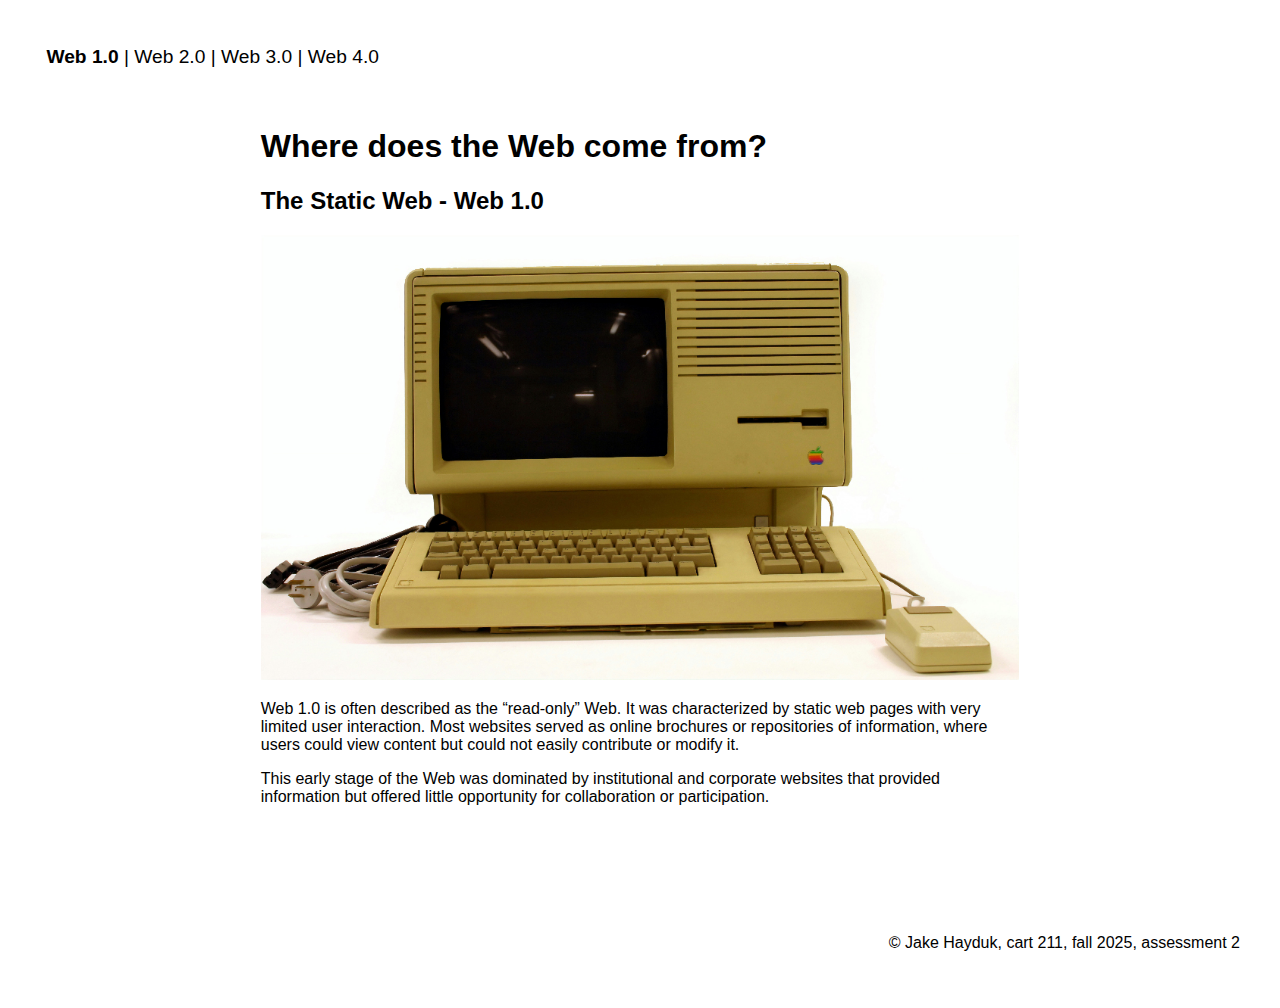
<file: assessment-2/index.html>
<!DOCTYPE html>
<html lang="en">
<head>
    <meta charset="UTF-8">
    <meta name="viewport" content="width=device-width, initial-scale=1.0">
    <title>Assessment 2</title>
    <style>
        body {
            font-family: Arial, Helvetica, sans-serif;
        }

        nav {
            display: block;
            padding: 2em;
            font-size: 1.2em;
        }

        nav a {
            text-decoration: none;
            color: black;
        }

        .active {
            font-weight: bold;
        }

        main {
            margin: 0 auto;
            width: 60%;
        }

        main img {
            width: 100%;
        }

        footer {
            margin-top: 5em;
            display: block;
            padding: 2em;
            text-align: right;
        }
    </style>
</head>
<body>
    <nav>
        <a href="./index.html" class="active">Web 1.0</a> |
        <a href="./page-2.html">Web 2.0</a> |
        <a href="./page-3.html">Web 3.0</a> |
        <a href="./page-4.html">Web 4.0</a>
    </nav>
    <main>
        <h1>Where does the Web come from?</h1>
        <h2>The Static Web &dash; Web 1.0</h2>
        <img src="./images/apple-lisa.jpg" alt="Old Apple computer">
        <p>Web 1.0 is often described as the “read-only” Web. It was characterized by static web pages with very limited user interaction. Most websites served as online brochures or repositories of information, where users could view content but could not easily contribute or modify it.</p>
        <p>This early stage of the Web was dominated by institutional and corporate websites that provided information but offered little opportunity for collaboration or participation.</p>
    </main>
    <footer>
        <p>© Jake Hayduk, cart 211, fall 2025, assessment 2</p>
    </footer>
</body>
</html>
</file>
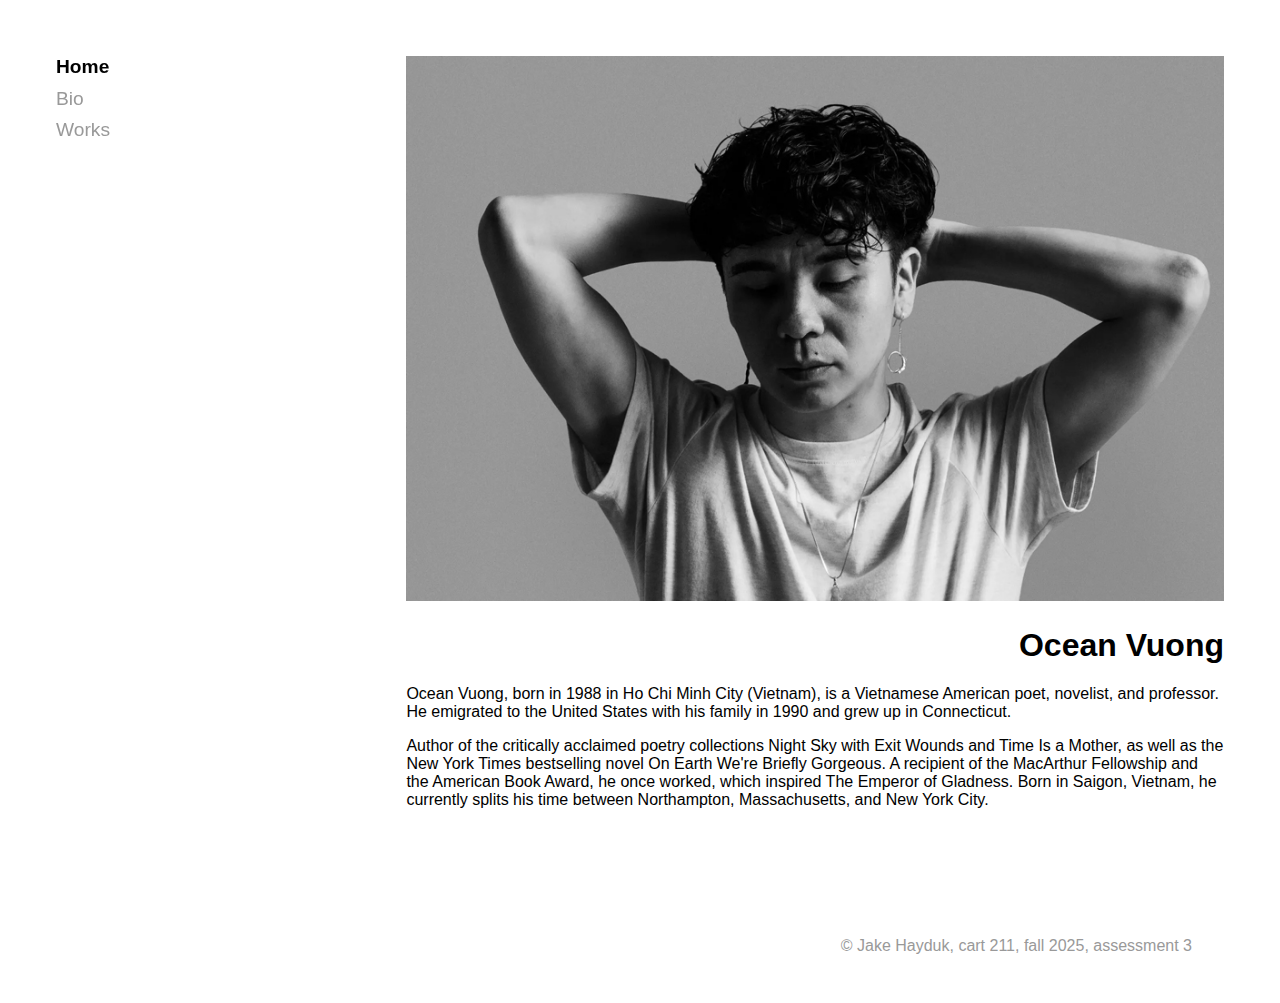
<file: assessment-3/index.html>
<!DOCTYPE html>
<html lang="en">
<head>
    <meta charset="UTF-8">
    <meta name="viewport" content="width=device-width, initial-scale=1.0">
    <title>Assessment 3</title>
    <link rel="stylesheet" href="style.css">
</head>
<body>
    <nav>
        <a href="./index.html" class="active">Home</a>
        <a href="./bio.html">Bio</a>
        <a href="./works.html">Works</a>
    </nav>
    <main>
        <img src="./images/Home.jpg" alt="Ocean Vuong">
        <h1>Ocean Vuong</h1>
        <p>Ocean Vuong, born in 1988 in Ho Chi Minh City (Vietnam), is a Vietnamese American poet, novelist, and professor. He emigrated to the United States with his family in 1990 and grew up in Connecticut. </p>
        <p>Author of the critically acclaimed poetry collections Night Sky with Exit Wounds and Time Is a Mother, as well as the New York Times bestselling novel On Earth We&apos;re Briefly Gorgeous. A recipient of the MacArthur Fellowship and the American Book Award, he once worked, which inspired The Emperor of Gladness. Born in Saigon, Vietnam, he currently splits his time between Northampton, Massachusetts, and New York City.</p>
        <footer>
            <p>© Jake Hayduk, cart 211, fall 2025, assessment 3</p>
        </footer>
    </main>
</body>
</html>
</file>
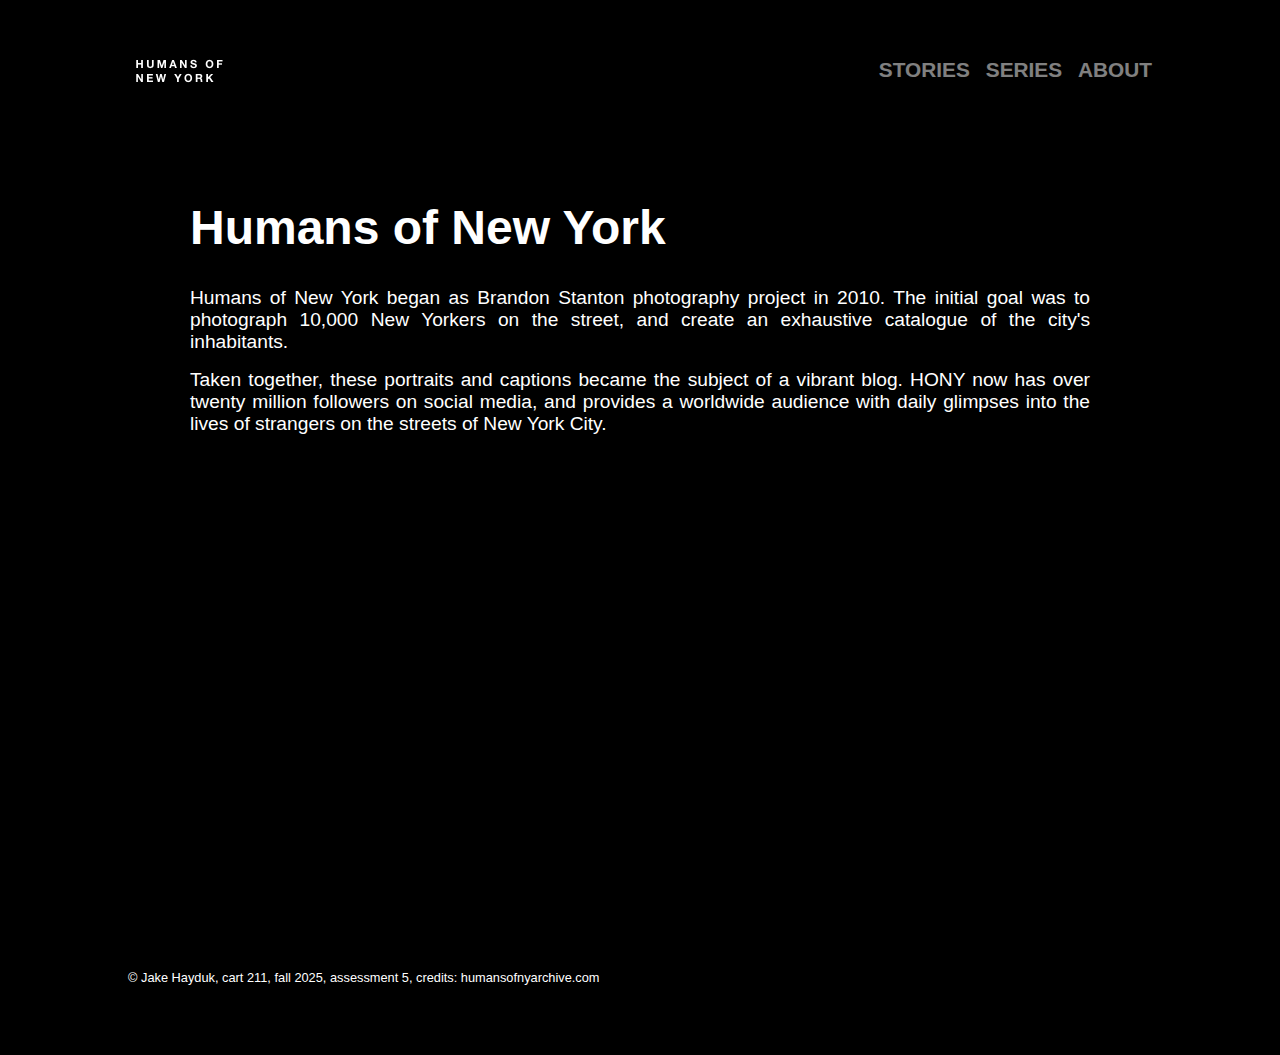
<file: assessment-5/index.html>
<!DOCTYPE html>
<html lang="en">
<head>
    <meta charset="UTF-8">
    <meta name="viewport" content="width=device-width, initial-scale=1.0">
    <title>Assessment 5</title>
    <link rel="stylesheet" href="./style.css">
</head>
<body>
    <nav>
        <img src="./images/logo.png" alt="" class="logo">
        <a href="">Stories</a>
        <a href="">Series</a>
        <a href="">About</a>
    </nav>

    <main>
        <h1>Humans of New York</h1>
        <p>Humans of New York began as Brandon Stanton photography project in 2010.  The initial goal was to photograph 10,000 New Yorkers on the street, and create an exhaustive catalogue of the city&apos;s inhabitants.</p>
        <p>Taken together, these portraits and captions became the subject of a vibrant blog. HONY now has over twenty million followers on social media, and provides a worldwide audience with daily glimpses into the lives of strangers on the streets of New York City.</p>
        <div class="grid">

        </div>
    </main>
    <footer>
        © Jake Hayduk, cart 211, fall 2025, assessment 5, credits: humansofnyarchive.com
    </footer>
</body>
</html>
</file>
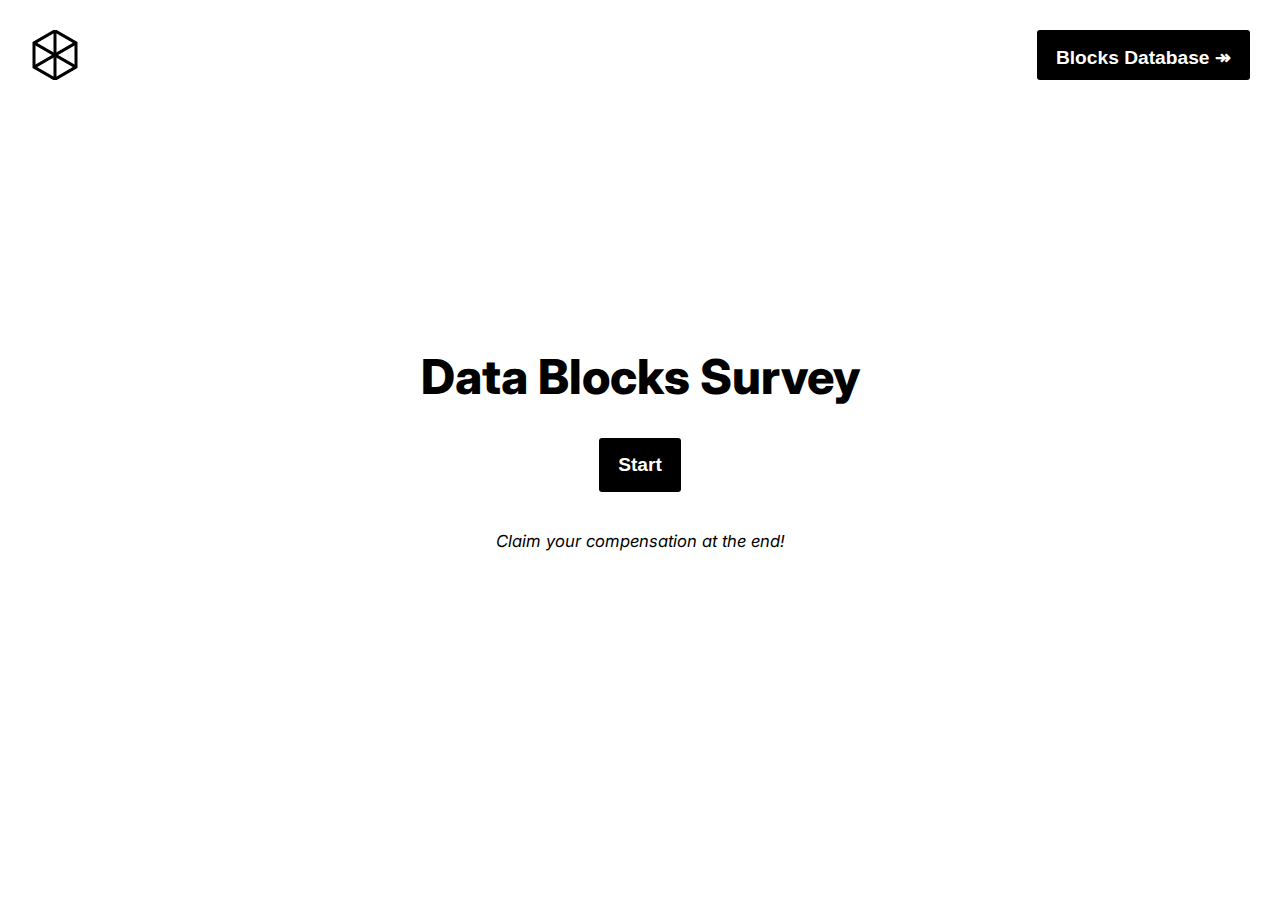
<file: final-project - Copy/index.html>
<!DOCTYPE html>
<html lang="en">
<head>
    <meta charset="UTF-8">
    <meta name="viewport" content="width=device-width, initial-scale=1.0">
    <title>Data Blocks</title>
    <link rel="stylesheet" href="./style.css">
    <link rel="preconnect" href="https://fonts.googleapis.com">
    <link rel="preconnect" href="https://fonts.gstatic.com" crossorigin>
    <link href="https://fonts.googleapis.com/css2?family=Inter:ital,opsz,wght@0,14..32,100..900;1,14..32,100..900&display=swap" rel="stylesheet">
    <script src="https://ajax.googleapis.com/ajax/libs/jquery/3.7.1/jquery.min.js"></script>
</head>
<body>
    <nav>
        <img src="./images/logo.png" alt="logo">
        <button class="nav-button">Blocks&nbsp;Database&nbsp;&twoheadrightarrow;</button>
    </nav>
    <main>
        <div class="start-screen">
            <h1>Data Blocks Survey</h1>
            <button class="start-button">Start</button>
            <p><i><small><small>Claim your compensation at the end!</small></small></i></p>
        </div>
        <div class="survey">
            <p class="question">Question goes here...</p>
            <input type="text" name="survey-input" placeholder="Write your answer" maxlength="50" class="answer">
            <button class="next-button">Next</button>
        </div>
        <div class="end-screen">
            <p>Thank you for taking our survey!</p>
            <div class="container">
                <div class="cube">
                    <div class="face front"><p class="data-1">data-1</p></div>
                    <div class="face back"><p class="data-2">data-2</p></div>
                    <div class="face top"><p class="data-3">data-3</p></div>
                    <div class="face right"><p class="data-4">data-4</p></div>
                    <div class="face left"><p class="data-5">data-5</p></div>
                    <div class="face bottom"><p class="data-6">data-6</p></div>
                </div>
            </div>
            <p>Your Data Block has been sold on the market!</p>
        </div>
    </main>
    <div class="modal">
        <button class="modal-close">
            <div class="line line-1"></div>
            <div class="line line-2"></div>
        </button>
        <div class="data-block">
            <p>some stuff should go here</p>
            <p>some more could go here</p>
            <p>and here</p>
        </div>
    </div>
</body>
<script type="module">
  // Import the functions you need from the SDKs you need
  import { initializeApp } from "https://www.gstatic.com/firebasejs/12.6.0/firebase-app.js";
  import { getAnalytics } from "https://www.gstatic.com/firebasejs/12.6.0/firebase-analytics.js";
  // TODO: Add SDKs for Firebase products that you want to use
  // https://firebase.google.com/docs/web/setup#available-libraries
  import { getFirestore } from "firebase/firestore";
  import { } from 'firebase/auth';
  import { } from 'firebase/functions';
  import { } from 'firebase/storage';
  import { } from 'firebase/data-connect';

  // Your web app's Firebase configuration
  // For Firebase JS SDK v7.20.0 and later, measurementId is optional
  const firebaseConfig = {
    apiKey: "AIzaSyDRsB2Oo5VMAOTw3YhbKQJ2sWLOYP6J7HA",
    authDomain: "data-block-2a573.firebaseapp.com",
    projectId: "data-block-2a573",
    storageBucket: "data-block-2a573.firebasestorage.app",
    messagingSenderId: "245572030000",
    appId: "1:245572030000:web:c7330abc7ac7f89ab367f5",
    measurementId: "G-G6FTR866B4"
  };

  // Initialize Firebase
  const app = initializeApp(firebaseConfig);
  const analytics = getAnalytics(app);
</script>
<script src="./script.js"></script>
</file>
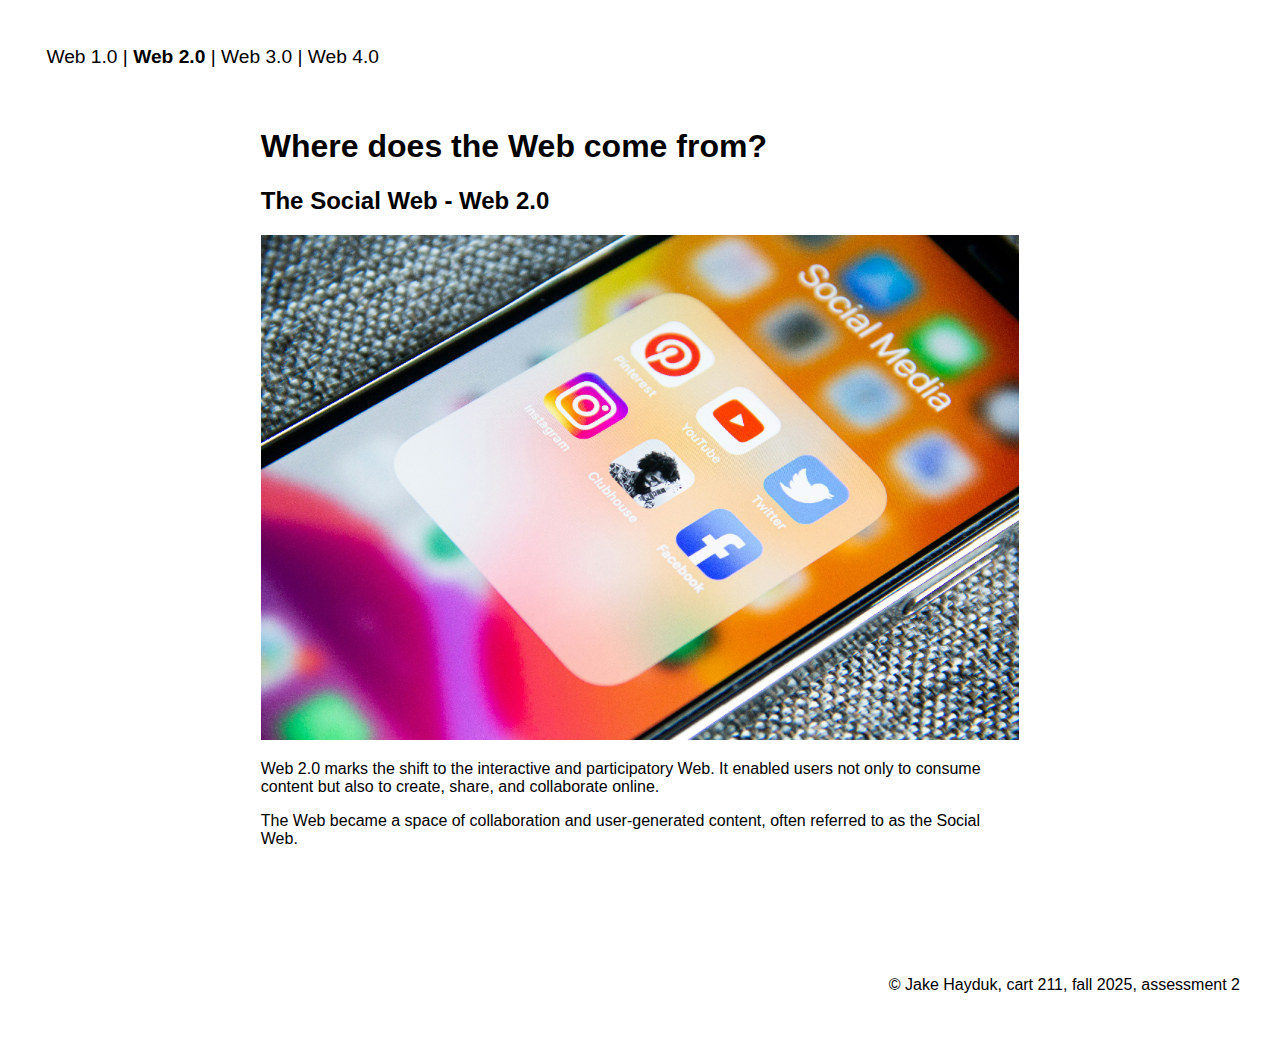
<file: assessment-2/page-2.html>
<!DOCTYPE html>
<html lang="en">
<head>
    <meta charset="UTF-8">
    <meta name="viewport" content="width=device-width, initial-scale=1.0">
    <title>Assessment 2</title>
    <style>
        body {
            font-family: Arial, Helvetica, sans-serif;
        }

        nav {
            display: block;
            padding: 2em;
            font-size: 1.2em;
        }

        nav a {
            text-decoration: none;
            color: black;
        }

        .active {
            font-weight: bold;
        }

        main {
            margin: 0 auto;
            width: 60%;
        }

        main img {
            width: 100%;
        }

        footer {
            margin-top: 5em;
            display: block;
            padding: 2em;
            text-align: right;
        }
    </style>
</head>
<body>
    <nav>
        <a href="./index.html">Web 1.0</a> |
        <a href="./page-2.html" class="active">Web 2.0</a> |
        <a href="./page-3.html">Web 3.0</a> |
        <a href="./page-4.html">Web 4.0</a>
    </nav>
    <main>
        <h1>Where does the Web come from?</h1>
        <h2>The Social Web &dash; Web 2.0</h2>
        <img src="./images/social_media.jpg" alt="Close up image of social media apps on an iPhone">
        <p>Web 2.0 marks the shift to the interactive and participatory Web. It enabled users not only to consume content but also to create, share, and collaborate online.</p>
        <p>The Web became a space of collaboration and user-generated content, often referred to as the Social Web.</p>
    </main>
    <footer>
        <p>© Jake Hayduk, cart 211, fall 2025, assessment 2</p>
    </footer>
</body>
</html>
</file>
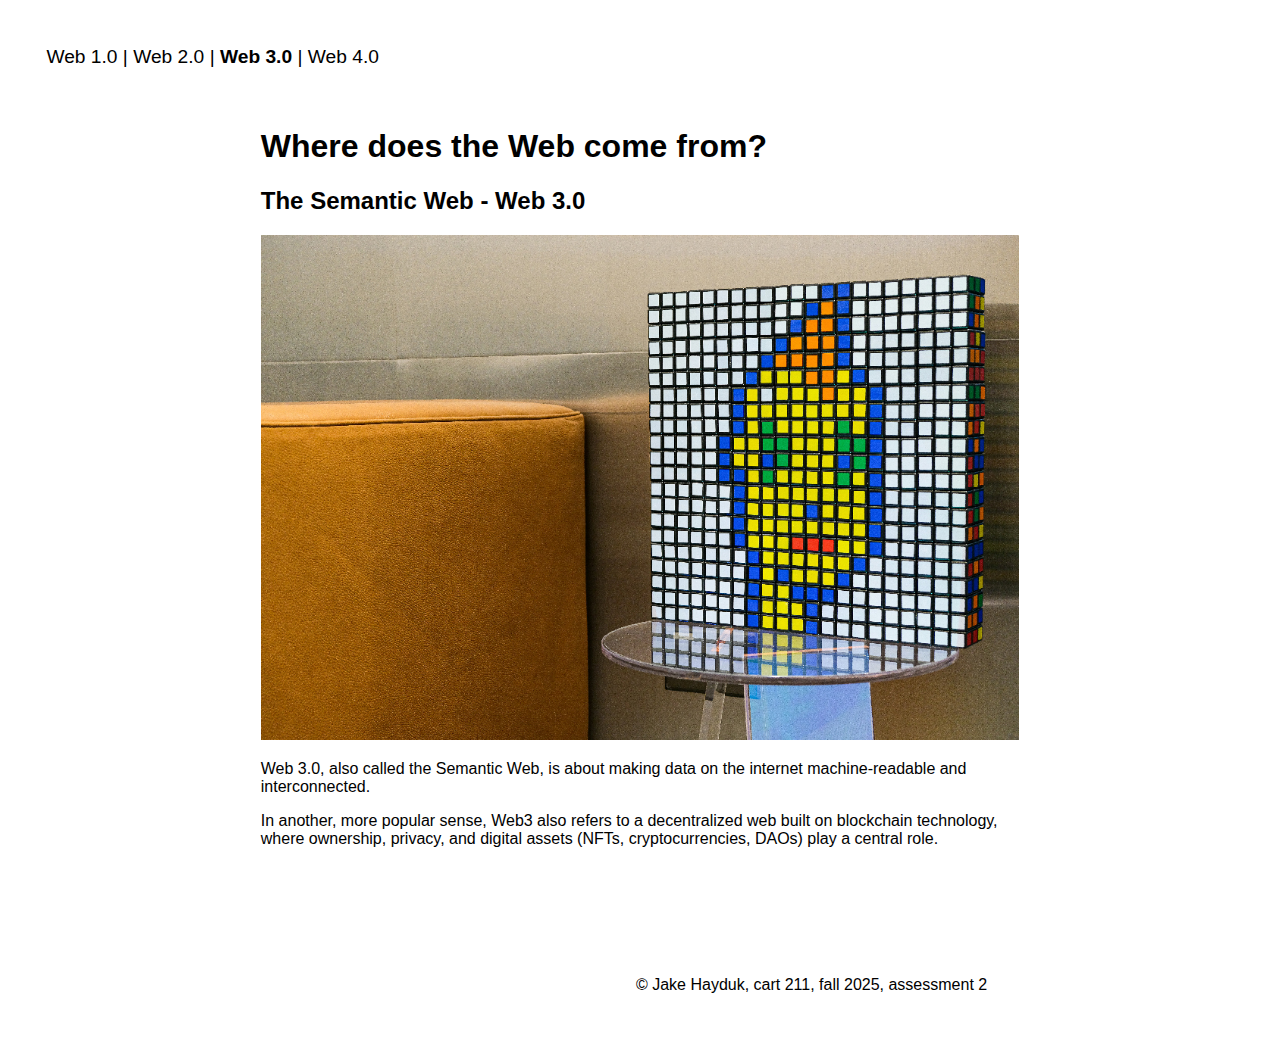
<file: assessment-2/page-3.html>
<!DOCTYPE html>
<html lang="en">
<head>
    <meta charset="UTF-8">
    <meta name="viewport" content="width=device-width, initial-scale=1.0">
    <title>Assessment 2</title>
    <style>
        body {
            font-family: Arial, Helvetica, sans-serif;
        }

        nav {
            display: block;
            padding: 2em;
            font-size: 1.2em;
        }

        nav a {
            text-decoration: none;
            color: black;
        }

        .active {
            font-weight: bold;
        }

        main {
            margin: 0 auto;
            width: 60%;
        }

        main img {
            width: 100%;
        }

        footer {
            margin-top: 5em;
            display: block;
            padding: 2em;
            text-align: right;
        }
    </style>
</head>
<body>
    <nav>
        <a href="./index.html">Web 1.0</a> |
        <a href="./page-2.html">Web 2.0</a> |
        <a href="./page-3.html" class="active">Web 3.0</a> |
        <a href="./page-4.html">Web 4.0</a>
    </nav>
    <main>
        <h1>Where does the Web come from?</h1>
        <h2>The Semantic Web &dash; Web 3.0</h2>
        <img src="./images/cryptopunk.jpg" alt="Cryptojunk image with rubik's cubes">
        <p>Web 3.0, also called the Semantic Web, is about making data on the internet machine-readable and interconnected.</p>
        <p>In another, more popular sense, Web3 also refers to a decentralized web built on blockchain technology, where ownership, privacy, and digital assets (NFTs, cryptocurrencies, DAOs) play a central role.</p>
        <footer>
            <p>© Jake Hayduk, cart 211, fall 2025, assessment 2</p>
        </footer>
    </main>
</body>
</html>
</file>
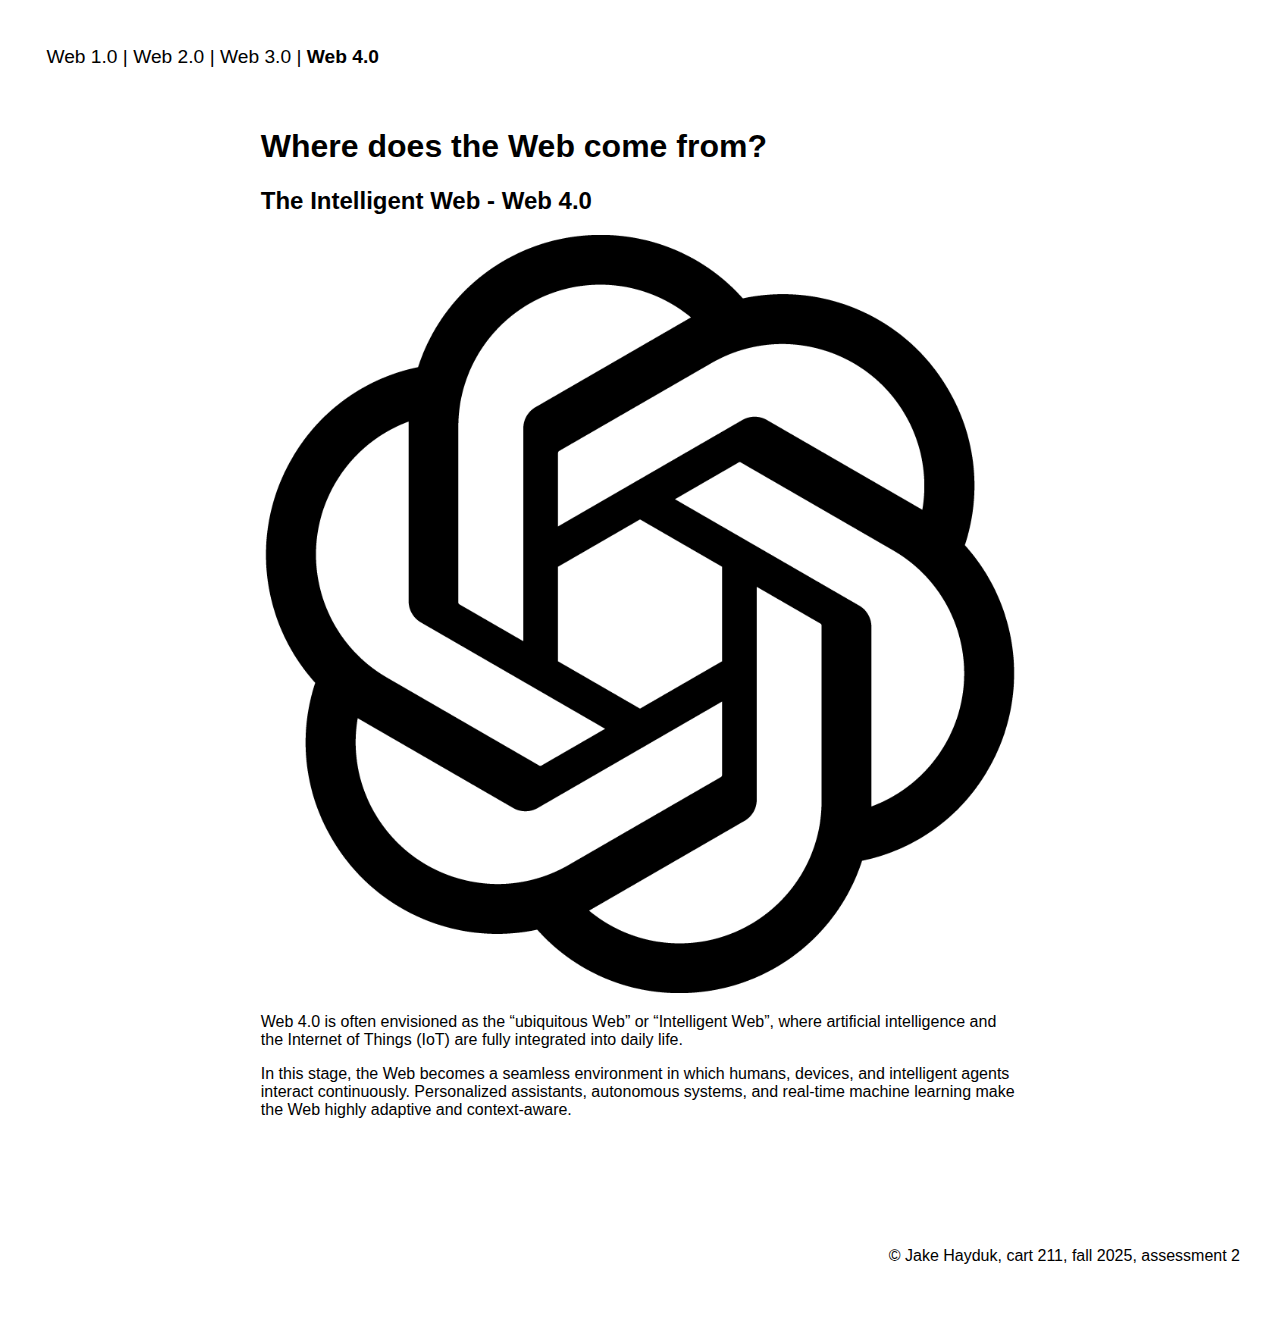
<file: assessment-2/page-4.html>
<!DOCTYPE html>
<html lang="en">
<head>
    <meta charset="UTF-8">
    <meta name="viewport" content="width=device-width, initial-scale=1.0">
    <title>Assessment 2</title>
    <style>
        body {
            font-family: Arial, Helvetica, sans-serif;
        }

        nav {
            display: block;
            padding: 2em;
            font-size: 1.2em;
        }

        nav a {
            text-decoration: none;
            color: black;
        }

        .active {
            font-weight: bold;
        }

        main {
            margin: 0 auto;
            width: 60%;
        }

        main img {
            width: 100%;
        }

        footer {
            margin-top: 5em;
            display: block;
            padding: 2em;
            text-align: right;
        }
    </style>
</head>
<body>
    <nav>
        <a href="./index.html">Web 1.0</a> |
        <a href="./page-2.html">Web 2.0</a> |
        <a href="./page-3.html">Web 3.0</a> |
        <a href="./page-4.html" class="active">Web 4.0</a>
    </nav>
    <main>
        <h1>Where does the Web come from?</h1>
        <h2>The Intelligent Web &dash; Web 4.0</h2>
        <img src="./images/ChatGPT-Logo.gif" alt="Chat GPT logo">
        <p>Web 4.0 is often envisioned as the “ubiquitous Web” or “Intelligent Web”, where artificial intelligence and the Internet of Things (IoT) are fully integrated into daily life.</p>
        <p>In this stage, the Web becomes a seamless environment in which humans, devices, and intelligent agents interact continuously. Personalized assistants, autonomous systems, and real-time machine learning make the Web highly adaptive and context-aware.</p>
    </main>
    <footer>
        <p>© Jake Hayduk, cart 211, fall 2025, assessment 2</p>
    </footer>
</body>
</html>
</file>
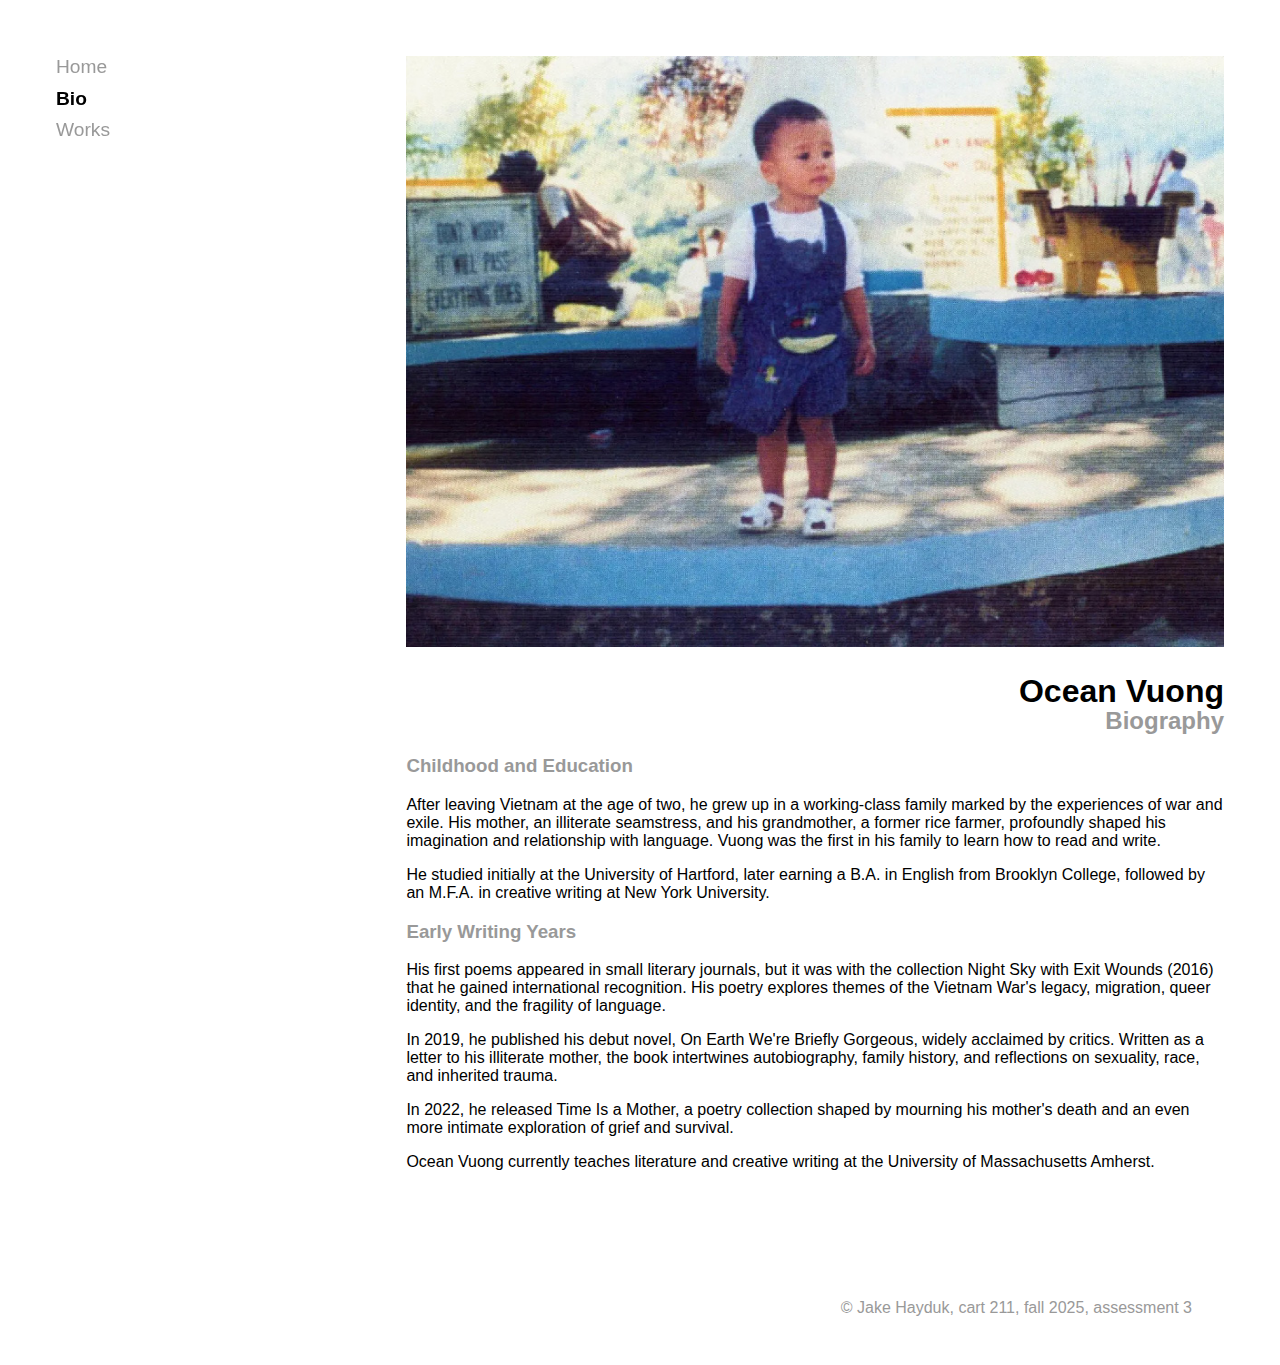
<file: assessment-3/bio.html>
<!DOCTYPE html>
<html lang="en">
<head>
    <meta charset="UTF-8">
    <meta name="viewport" content="width=device-width, initial-scale=1.0">
    <title>Assessment 3</title>
    <link rel="stylesheet" href="style.css">
</head>
<body>
    <nav>
        <a href="./index.html">Home</a>
        <a href="./bio.html" class="active">Bio</a>
        <a href="./works.html">Works</a>
    </nav>
    <main>
        <img src="./images/Bio.jpg" alt="Young Ocean Vuong">
        <h1>Ocean Vuong</h1>
        <h2>Biography</h2>
        <h3>Childhood and Education</h3>
        <p>After leaving Vietnam at the age of two, he grew up in a working-class family marked by the experiences of war and exile. His mother, an illiterate seamstress, and his grandmother, a former rice farmer, profoundly shaped his imagination and relationship with language. Vuong was the first in his family to learn how to read and write.</p>
        <p>He studied initially at the University of Hartford, later earning a B.A. in English from Brooklyn College, followed by an M.F.A. in creative writing at New York University.</p>
        <h3>Early Writing Years</h3>
        <p>His first poems appeared in small literary journals, but it was with the collection Night Sky with Exit Wounds (2016) that he gained international recognition. His poetry explores themes of the Vietnam War&apos;s legacy, migration, queer identity, and the fragility of language.</p>
        <p>In 2019, he published his debut novel, On Earth We&apos;re Briefly Gorgeous, widely acclaimed by critics. Written as a letter to his illiterate mother, the book intertwines autobiography, family history, and reflections on sexuality, race, and inherited trauma.</p>
        <p>In 2022, he released Time Is a Mother, a poetry collection shaped by mourning his mother&apos;s death and an even more intimate exploration of grief and survival.</p>
        <p>Ocean Vuong currently teaches literature and creative writing at the University of Massachusetts Amherst.</p>
        <footer>
            <p>© Jake Hayduk, cart 211, fall 2025, assessment 3</p>
        </footer>
    </main>
</body>
</html>
</file>
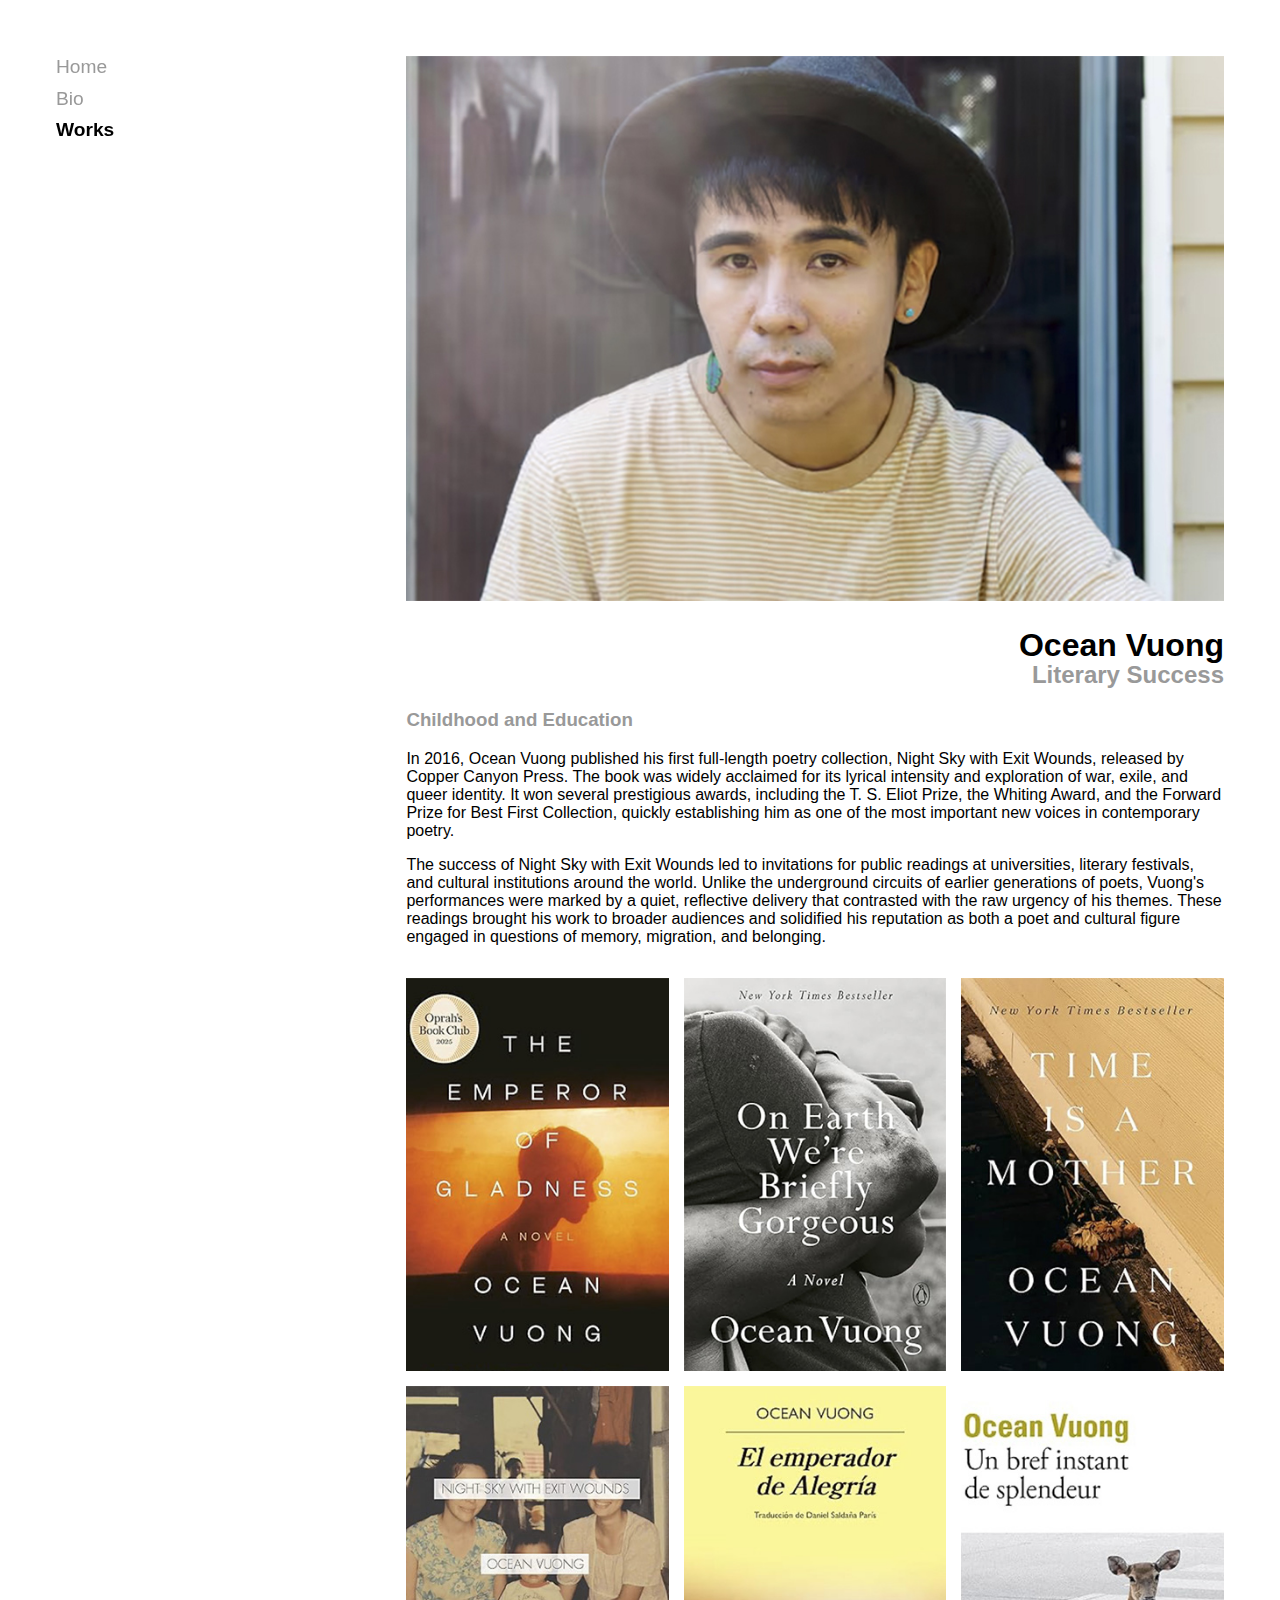
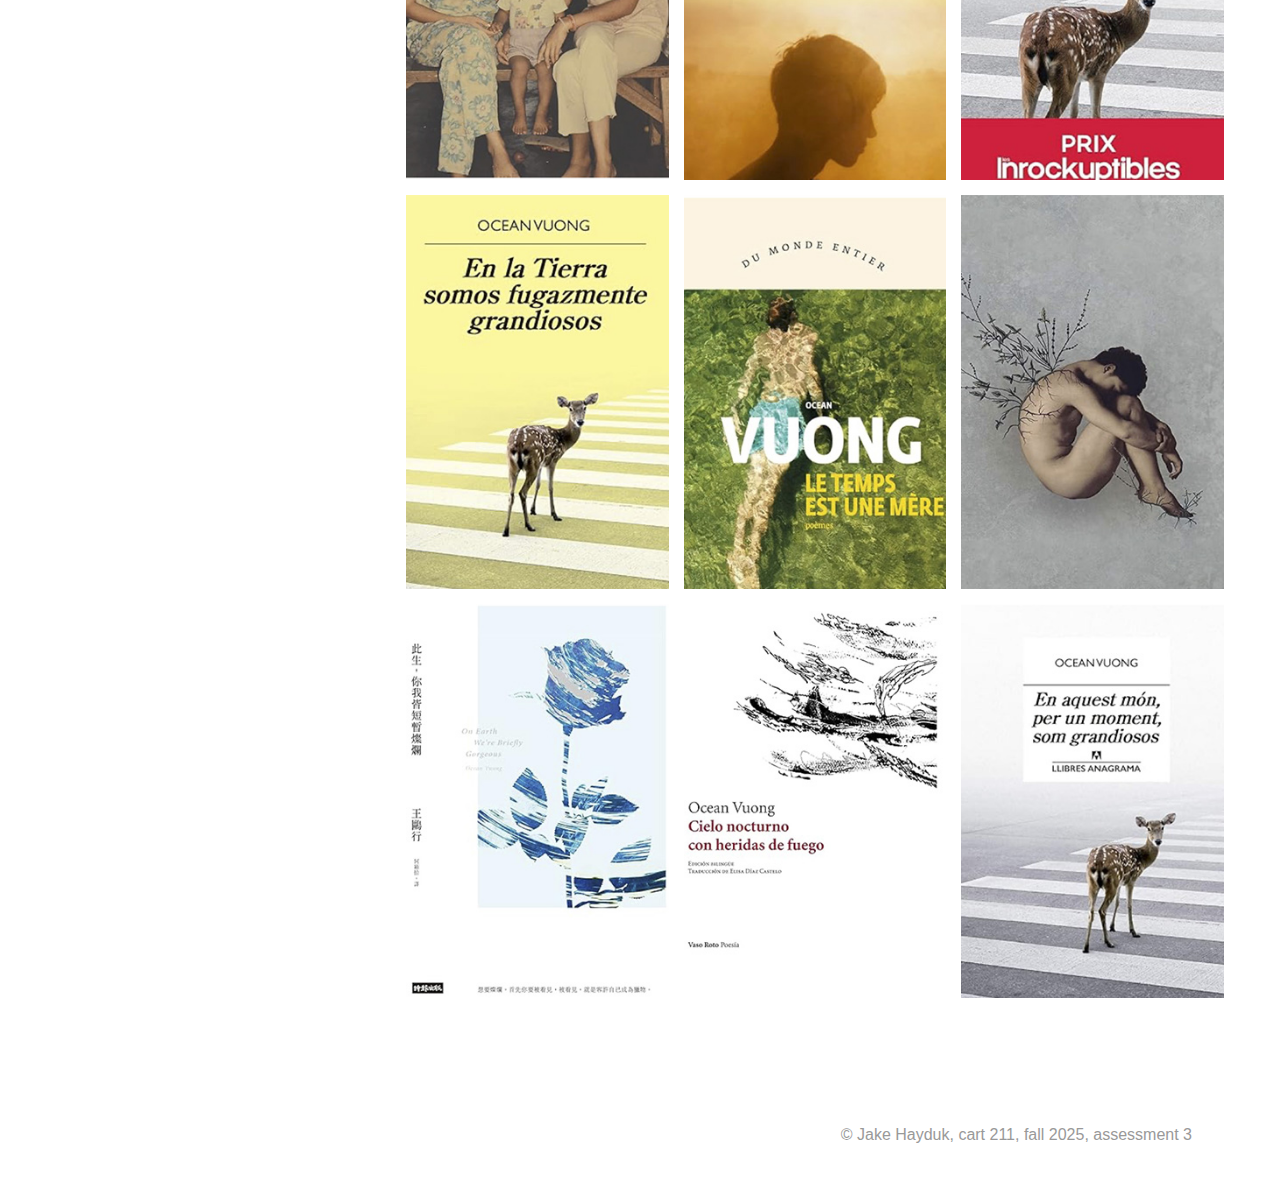
<file: assessment-3/works.html>
<!DOCTYPE html>
<html lang="en">
<head>
    <meta charset="UTF-8">
    <meta name="viewport" content="width=device-width, initial-scale=1.0">
    <title>Assessment 3</title>
    <link rel="stylesheet" href="style.css">
</head>
<body>
    <nav>
        <a href="./index.html">Home</a>
        <a href="./bio.html">Bio</a>
        <a href="./works.html" class="active">Works</a>
    </nav>
    <main>
        <img src="./images/work.jpg" alt="Ocean Vuong in a hat">
        <h1>Ocean Vuong</h1>
        <h2>Literary Success</h2>
        <h3>Childhood and Education</h3>
        <p>In 2016, Ocean Vuong published his first full-length poetry collection, Night Sky with Exit Wounds, released by Copper Canyon Press. The book was widely acclaimed for its lyrical intensity and exploration of war, exile, and queer identity. It won several prestigious awards, including the T. S. Eliot Prize, the Whiting Award, and the Forward Prize for Best First Collection, quickly establishing him as one of the most important new voices in contemporary poetry.</p>
        <p>The success of Night Sky with Exit Wounds led to invitations for public readings at universities, literary festivals, and cultural institutions around the world. Unlike the underground circuits of earlier generations of poets, Vuong&apos;s performances were marked by a quiet, reflective delivery that contrasted with the raw urgency of his themes. These readings brought his work to broader audiences and solidified his reputation as both a poet and cultural figure engaged in questions of memory, migration, and belonging.</p>
        
        <div class="works">
            <img src="./images/Emperor.jpg" alt="The Emperor of Gladness">
            <img src="./images/Earth.jpg" alt="On Earth We're Briefly Gorgeous: A Novel">
            <img src="./images/Mother.jpg" alt="Time Is a Mother">
            <img src="./images/Wounds.jpg" alt="Night Sky with Exit Wounds">
            <img src="./images/Emperador.jpg" alt="El emperador de Alegría">
            <img src="./images/splendeur.jpg" alt="Un bref instant de splendeur">
            <img src="./images/Tierra.jpg" alt="En la Tierra somos fugazmente grandiosos">
            <img src="./images/mere.jpg" alt="Le temps est une mère">
            <img src="./images/Balas.jpg" alt="Céu Noturno Crivado De Balas">
            <img src="./images/ChineseED.jpg" alt="此生，你我皆短暫燦爛">
            <img src="./images/Heridas.jpg" alt="Cielo nocturno con heridas de fuego">
            <img src="./images/aquest.jpg" alt="En aquest món, per un moment, som grandiosos">
        </div>
        
        <footer>
            <p>© Jake Hayduk, cart 211, fall 2025, assessment 3</p>
        </footer>
    </main>
</body>
</html>
</file>
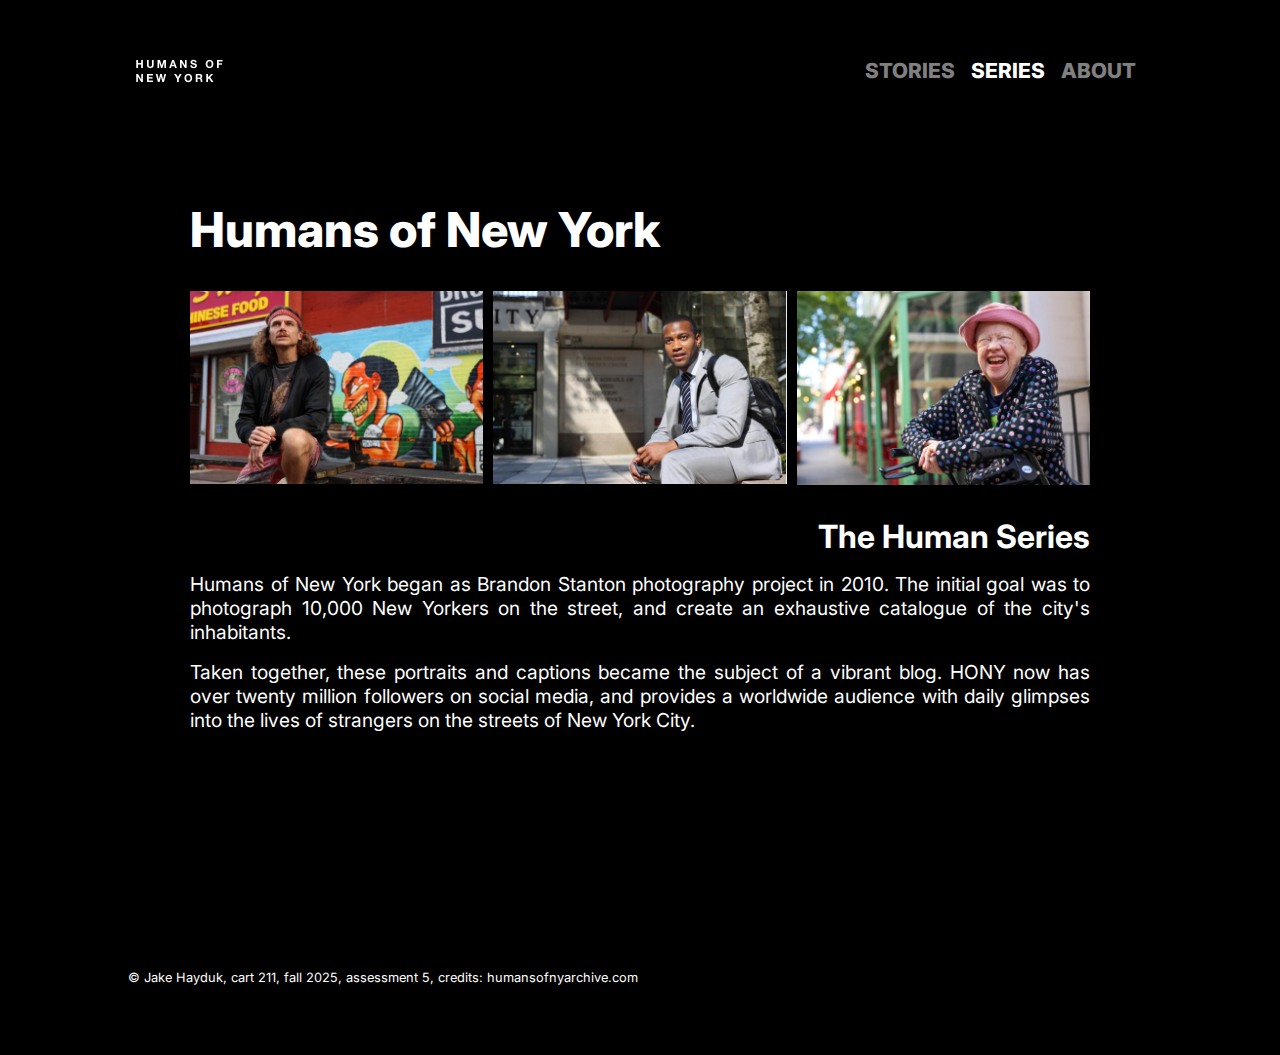
<file: assessment-5/series.html>
<!DOCTYPE html>
<html lang="en">
<head>
    <meta charset="UTF-8">
    <meta name="viewport" content="width=device-width, initial-scale=1.0">
    <title>Assessment 5</title>
    <link rel="stylesheet" href="./style.css">
    <link rel="preconnect" href="https://fonts.googleapis.com">
    <link rel="preconnect" href="https://fonts.gstatic.com" crossorigin>
    <link href="https://fonts.googleapis.com/css2?family=Inter:ital,opsz,wght@0,14..32,100..900;1,14..32,100..900&display=swap" rel="stylesheet">
    <script src="https://ajax.googleapis.com/ajax/libs/jquery/3.7.1/jquery.min.js"></script>
    <script src="./script.js"></script>
</head>
<body>
    <nav>
        <img src="./images/logo.png" alt="" class="logo">
        <a href="./stories.html">Stories</a>
        <a href="./series.html" class="nav-select">Series</a>
        <a href="./index.html">About</a>
        <div class="hamburger">
            <div class="line line-1"></div>
            <div class="line line-2"></div>
            <div class="line line-3"></div>
        </div>
    </nav>

    <div class="mobile-nav">
        <a href="./stories.html">Stories</a>
        <a href="./series.html" class="nav-select">Series</a>
        <a href="./index.html">About</a>
    </div>

    <main>
        <h1>Humans of New York</h1>
        <div class="series">
            <img src="./images/The_Empire.jpg" alt="">
            <img src="./images/they_loved_me.jpg" alt="">
            <img src="./images/tough_morning.jpg" alt="">
        </div>
        <h2>The Human Series</h2>
        <p>Humans of New York began as Brandon Stanton photography project in 2010.  The initial goal was to photograph 10,000 New Yorkers on the street, and create an exhaustive catalogue of the city&apos;s inhabitants.</p>
        <p>Taken together, these portraits and captions became the subject of a vibrant blog. HONY now has over twenty million followers on social media, and provides a worldwide audience with daily glimpses into the lives of strangers on the streets of New York City.</p>
    </main>
    <footer>
        © Jake Hayduk, cart 211, fall 2025, assessment 5, credits: humansofnyarchive.com
    </footer>
</body>
</html>
</file>
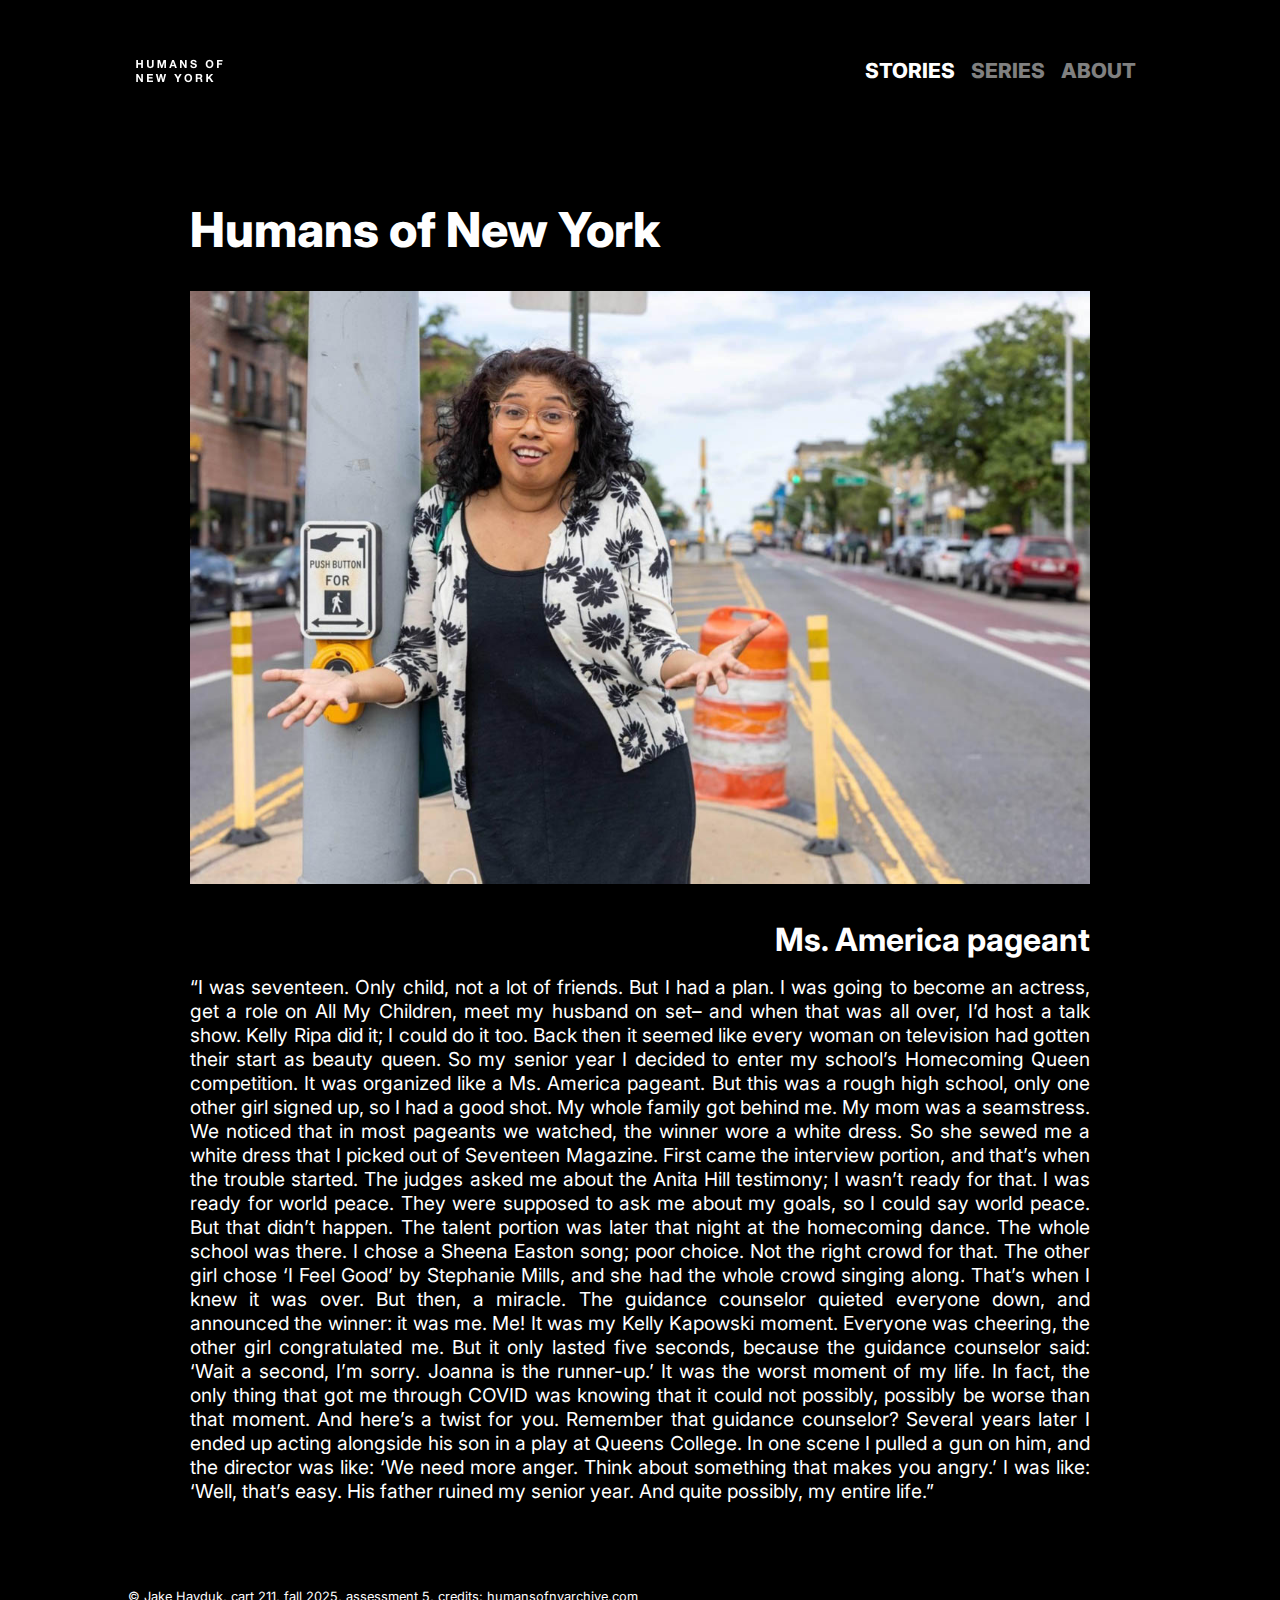
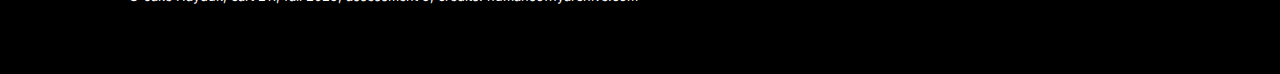
<file: assessment-5/stories.html>
<!DOCTYPE html>
<html lang="en">
<head>
    <meta charset="UTF-8">
    <meta name="viewport" content="width=device-width, initial-scale=1.0">
    <title>Assessment 5</title>
    <link rel="stylesheet" href="./style.css">
    <link rel="preconnect" href="https://fonts.googleapis.com">
    <link rel="preconnect" href="https://fonts.gstatic.com" crossorigin>
    <link href="https://fonts.googleapis.com/css2?family=Inter:ital,opsz,wght@0,14..32,100..900;1,14..32,100..900&display=swap" rel="stylesheet">
    <script src="https://ajax.googleapis.com/ajax/libs/jquery/3.7.1/jquery.min.js"></script>
    <script src="./script.js"></script>
</head>
<body>
    <nav>
        <img src="./images/logo.png" alt="" class="logo">
        <a href="./stories.html" class="nav-select">Stories</a>
        <a href="./series.html">Series</a>
        <a href="./index.html">About</a>
        <div class="hamburger">
            <div class="line line-1"></div>
            <div class="line line-2"></div>
            <div class="line line-3"></div>
        </div>
    </nav>

    <div class="mobile-nav">
        <a href="./stories.html" class="nav-select">Stories</a>
        <a href="./series.html">Series</a>
        <a href="./index.html">About</a>
    </div>

    <main>
        <h1>Humans of New York</h1>
        <img src="./images/america_pageant.jpg" alt="" class="story-img">
        <h2>Ms. America pageant</h2>
        <p>“I was seventeen. Only child, not a lot of friends. But I had a plan. I was going to become an actress, get a role on All My Children, meet my husband on set– and when that was all over, I’d host a talk show. Kelly Ripa did it; I could do it too. Back then it seemed like every woman on television had gotten their start as beauty queen. So my senior year I decided to enter my school’s Homecoming Queen competition. It was organized like a Ms. America pageant. But this was a rough high school, only one other girl signed up, so I had a good shot. My whole family got behind me. My mom was a seamstress. We noticed that in most pageants we watched, the winner wore a white dress. So she sewed me a white dress that I picked out of Seventeen Magazine. First came the interview portion, and that’s when the trouble started. The judges asked me about the Anita Hill testimony; I wasn’t ready for that. I was ready for world peace. They were supposed to ask me about my goals, so I could say world peace. But that didn’t happen. The talent portion was later that night at the homecoming dance. The whole school was there. I chose a Sheena Easton song; poor choice. Not the right crowd for that. The other girl chose ‘I Feel Good’ by Stephanie Mills, and she had the whole crowd singing along. That’s when I knew it was over. But then, a miracle. The guidance counselor quieted everyone down, and announced the winner: it was me. Me! It was my Kelly Kapowski moment. Everyone was cheering, the other girl congratulated me. But it only lasted five seconds, because the guidance counselor said: ‘Wait a second, I’m sorry. Joanna is the runner-up.’ It was the worst moment of my life. In fact, the only thing that got me through COVID was knowing that it could not possibly, possibly be worse than that moment. And here’s a twist for you. Remember that guidance counselor? Several years later I ended up acting alongside his son in a play at Queens College. In one scene I pulled a gun on him, and the director was like: ‘We need more anger. Think about something that makes you angry.’ I was like: ‘Well, that’s easy. His father ruined my senior year. And quite possibly, my entire life.”</p>
    </main>
    <footer>
        © Jake Hayduk, cart 211, fall 2025, assessment 5, credits: humansofnyarchive.com
    </footer>
</body>
</html>
</file>
<file: assessment-3/style.css>
body {
    font-family: Arial, Helvetica, sans-serif;
    padding: 3em;
}

nav {
    display: block;
    font-size: 1.2em;
    display: flex;
    flex-direction: column;
    gap: 0.5em;
    position: fixed;
}

nav a {
    text-decoration: none;
    color: #999;
    transition: all 0.3s;
}

nav a:hover {
    color: #333;
}

.active {
    font-weight: bold;
    color: black;
}

main {
    width: 70%;
    position: relative;
    float: right;
}

h1 {
    text-align: right;
}

h2 {
    color: #999;
    text-align: right;
    margin-top: -1em;
}

h3 {
    color: #999;
}

main img {
    width: 100%;
}

.works {
    margin-top: 2em;
    display: grid;
    grid-template-columns: repeat(3, 1fr);
    grid-template-rows: auto;
    gap: 15px;
}

.works img {
    cursor: pointer;
    transition: all 0.3s;
}
.works img:hover {
    opacity: 0.5;
}

footer {
    margin-top: 5em;
    display: block;
    padding: 2em;
    text-align: right;
    color: #999;
}
</file>
<file: assessment-5/style.css>
:root {
  --primary: black;
  --secondary: white;
}

* {
    margin: 0;
    box-sizing: border-box;
}

body {
    top: 0;
    background-color: var(--primary);
    color: var(--secondary);
}

nav {
    width: 100%;
    position: fixed;
    display: flex;
    justify-content: right;
    align-items: center;
    gap: 1rem;
    height: 3rem;
    width: 100%;
    padding: 70px 10% 70px 10%;
    z-index: 100;
    background-color: var(--primary);
}

nav a {
    text-decoration: none;
    color: var(--secondary);
    font-family: 'Inter', sans-serif;
    text-transform: uppercase;
    font-weight: 800;
    font-size: 1.3rem;
    opacity: 0.5;
}

.nav-select {
    opacity: 1;
}

.logo {
    margin-right: auto;
    cursor: pointer;
}

main {
    margin: 0 auto;
    width: 900px;
    padding-top: 200px;
    position: relative;
    font-family: 'Inter', sans-serif;
    min-height: 100vh;
}

h1 {
    font-weight: 800;
    font-size: 3rem;
    margin-bottom: 2rem;
}

p {
    font-size: 1.2rem;
    margin-bottom: 1rem;
    text-align: justify;
}

footer {
    position: relative;
    bottom: 0;
    font-family: 'Inter', sans-serif;
    font-size: 0.8rem;
    padding: 70px 10% 70px 10%;
}

.grid {
    display: grid;
    grid-template-columns: repeat(8, 1fr);
    grid-auto-rows: 100px;
    gap: 10px;
    width: 100%;
    position: relative;
    margin-top: 3rem;
}

.grid img {
    width: 100%;
    height: 100%;
    object-fit: cover;
    display: block;
    cursor: pointer;
    transition: 0.3s;
}

.grid img:hover {
    opacity: 0.7;
}

.img-1 {
    grid-column: 1 / 3;
    grid-row: 1 / 3;
}

.img-2 {
    grid-column: 3 / 5;
    grid-row: 1 / 3;
}

.img-3 {
    grid-column: 5 / 9;
    grid-row: 1 / 5;
}

.img-4 {
    grid-column: 1 / 3;
    grid-row: 3 / 5;
}

.img-5 {
    grid-column: 3 / 5;
    grid-row: 3 / 5;
}

.img-6 {
    grid-column: 1 / 5;
    grid-row: 5 / 9;
}

.img-7 {
    grid-column: 5 / 7;
    grid-row: 5 / 7;
}

.img-8 {
    grid-column: 7 / 9;
    grid-row: 5 / 7;
}

.img-9 {
    grid-column: 5 / 7;
    grid-row: 7 / 9;
}

.img-10 {
    grid-column: 7 / 9;
    grid-row: 7 / 9;
}

.img-11 {
    grid-column: 1 / 3;
    grid-row: 9 / 11;
}

.img-12 {
    grid-column: 3 / 5;
    grid-row: 9 / 11;
}

.img-13 {
    grid-column: 5 / 9;
    grid-row: 9 / 11;
}

.img-14 {
    grid-column: 1 / 3;
    grid-row: 11 / 13;
}

.img-15 {
    grid-column: 3 / 5;
    grid-row: 11 / 13;
}

.img-16 {
    grid-column: 5 / 9;
    grid-row: 11 / 13;
}

.story-img {
    width: 100%;
    margin-bottom: 2rem;
}

h2 {
    margin-bottom: 1rem;
    font-size: 2rem;
    text-align: right;
}

.series {
    display: grid;
    grid-template-columns: repeat(3, 1fr);
    gap: 10px;
    margin-bottom: 2rem;
}

.series img {
    width: 100%;
}

.mobile-nav {
    display: none;
}

/* Media queries */

@media screen and (max-width: 1000px) {
    .grid {
        display: grid;
        grid-template-columns: 1fr;
        grid-auto-rows: auto;
        gap: 20px;
    }

    .grid img {
        grid-column: auto;
        grid-row: auto;
    }

    main {
        margin: 0 auto;
        width: 80%;
        padding-top: 200px;
        position: relative;
        font-family: 'Inter', sans-serif;
        min-height: 100vh;
    }

    nav a {
        display: none;
    }

    .hamburger {
        height: 2rem;
        width: 2.5rem;
        position: relative;
        cursor: pointer;
    }

    .line {
        width: 100%;
        position: absolute;
        height: 4px;
        background-color: var(--secondary);
        transition: all 0.3s;
    }

    .line-2 {
        top: 50%;
        transform: translateY(-50%);
    }

    .line-3 {
        bottom: 0;
    }

    .mobile-nav {
        display: none;
        position: fixed;
        height: 100vh;
        width: 100vw;
        background-color: var(--primary);
        z-index: 99;
        flex-direction: column;
        justify-content: center;
        gap: 10%;
        align-items: center;
    }

    .mobile-nav a {
        text-decoration: none;
        color: var(--secondary);
        font-family: 'Inter', sans-serif;
        text-transform: uppercase;
        font-weight: 800;
        font-size: 1.5rem;
        opacity: 0.5;
    }

    .nav-select {
        opacity: 1!important;
    }
}
</file>
<file: final-project - Copy/style.css>
:root {
    --primary: black;
    --secondary: white;
    --size: 150px;
}

* {
    margin: 0;
    box-sizing: border-box;
}

body {
    top: 0;
    background-color: var(--secondary);
    color: var(--primary);
    font-family: 'Inter', sans-serif;
}

nav {
    width: 100%;
    position: fixed;
    display: flex;
    padding: 30px;
    height: 110px;
    justify-content: space-between;
    z-index: 100;
}

nav img {
    height: 50px;
}

main {
    height: 100vh;
    width: 100vw;
    display: flex;
    flex-direction: column;
    justify-content: center;
    align-items: center;
    padding: 30px;
}

h1 {
    font-size: 3rem;
    text-align: center;
    font-weight: 800;
}

button {
    color: var(--secondary);
    background-color: var(--primary);
    border: none;
    font-size: 1.2rem;
    font-weight: 700;
    text-align: center;
    width: min-content;
    padding: 1rem 1.2rem 1rem 1.2rem;
    border-radius: 3px;
    cursor: pointer;
    transition: all 0.3s;
}

button:hover {
    opacity: 0.7;
}

.nav-button {
    height: 50px;
}

.start-screen {
    display: flex;
    flex-direction: column;
    justify-content: center;
    align-items: center;
    gap: 2rem;
}

input {
    border: none;
    background-color: rgba(140, 140, 140, 0.3);
    padding: 0.7rem;
    font-size: 1.2rem;
    color: var(--primary);
    font-family: 'Inter', sans-serif;
    transition: all 0.3s;
    opacity: 0.5;
    border-radius: 3px;
}

input:focus {
    outline: none;
    opacity: 1;
}

p {
    font-size: 1.5rem;
    text-align: center;
    user-select: none;
    -webkit-user-drag: none;
}

.survey {
    display: none;
    flex-direction: column;
    justify-content: center;
    align-items: center;
    gap: 2rem;
}

.end-screen {
    display: none;
    flex-direction: column;
    justify-content: space-evenly;
    align-items: center;
    gap: 8rem;
}

.modal {
    z-index: 101;
    height: 100vh;
    width: 100vw;
    background-color: var(--primary);
    color: var(--secondary);
    position: fixed;
    top: 0;
    left: 0;
    padding: 30px;
    padding-top: 140px;
    display: none;
    grid-template-columns: repeat(2, 1fr);
    grid-template-rows: auto;
}

.modal-close {
    float: right;
    background-color: none;
    padding: 0;
    height: 40px;
    width: 40px;
    position: absolute;
    top: 30px;
    right: 30px;
}

.line {
    height: 5px;
    width: 100%;
    position: absolute;
    top: 50%;
    background-color: var(--secondary);
}

.line-1 {
    transform: translateY(-50%) rotate(45deg);
}

.line-2 {
    transform: translateY(-50%) rotate(-45deg);
}

.data-block {
    background-color: var(--secondary);
    height: min-content;
    color: var(--primary);
}

/* CUBE */

.container {
    width: var(--size);
    height: var(--size);
    perspective: 1000px;
    transition: all 0.3s cubic-bezier(.09,.56,.46,.92);
}

.cube {
    position: relative;
    width: 100%;
    height: 100%;
    transform-style: preserve-3d;
    scale: 1;
}

@keyframes cube-in {
    0% {
        scale: 0;
    }

    100% {
        scale: 1;
    }
}

.face {
    border: 3px solid var(--primary);
    width: var(--size);
    height: var(--size);
    line-height: var(--size);
    text-align: center;
    font-size: 1.25rem;
    position: absolute;
    /* background-color: rgba(0, 0, 0, 0.2); */
    opacity: 0.8;
    user-select: none;
    transition: all 0.3s;
    display: flex;
    justify-content: center;
    align-items: center;
    -webkit-user-drag: none;
}

.face p {
    width: 80%;
    text-align: center;
    font-size: 1rem;
    line-height: 1rem;
    font-weight: 600;
    user-select: none;
    -webkit-user-drag: none;
    overflow-wrap: break-word;
}

.front {
    transform: translateZ(calc(var(--size) / 2));
}

.back {
    transform: rotateY(180deg) translateZ(calc(var(--size) / 2));
}

.top {
    transform: rotateX(90deg) translateZ(calc(var(--size) / 2));
}

.right {
    transform: rotateY(90deg) translateZ(calc(var(--size) / 2));
}

.left {
    transform: rotateY(-90deg) translateZ(calc(var(--size) / 2));
}

.bottom {
    transform: rotateX(-90deg) translateZ(calc(var(--size) / 2));
}
</file>
